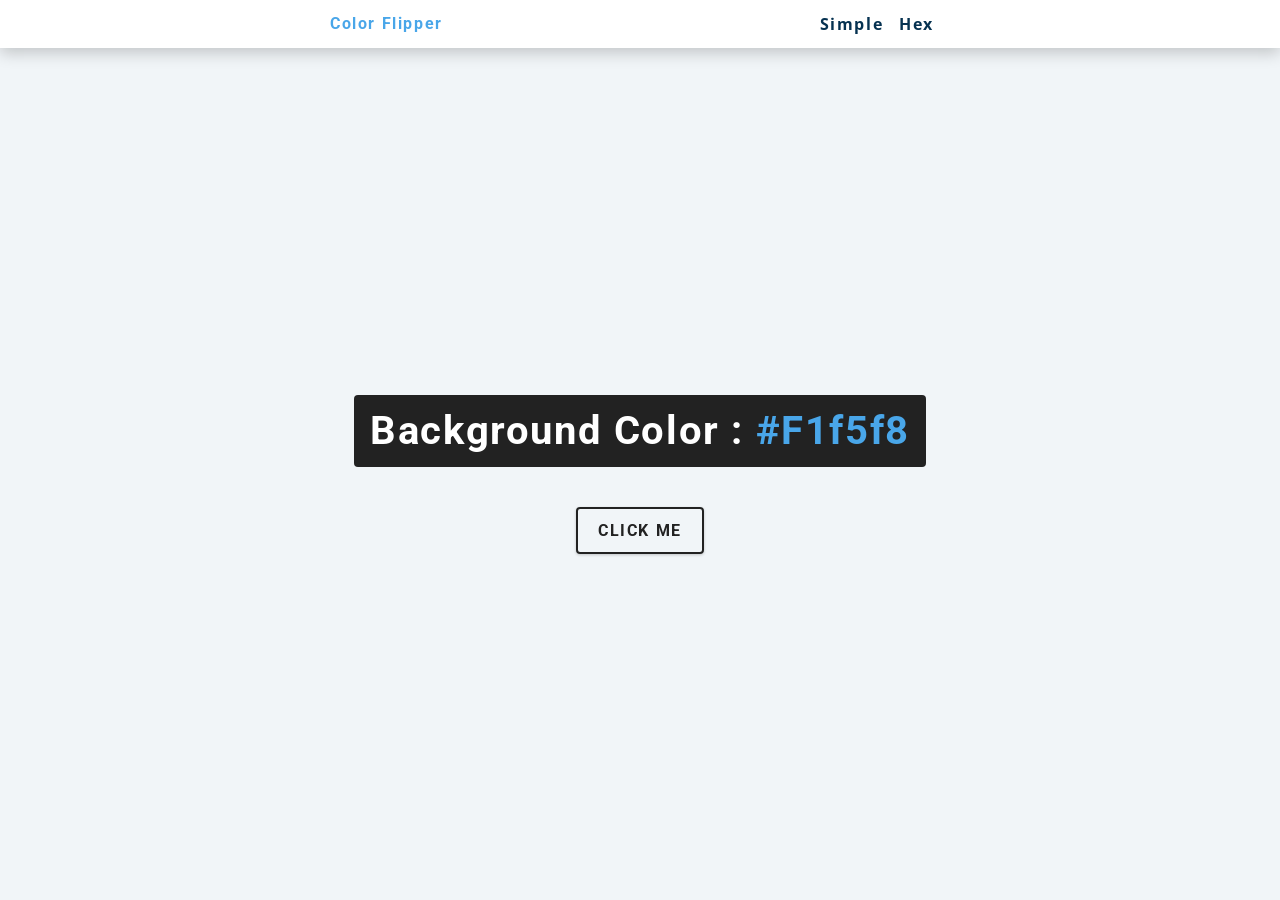
<file: changebackground/index.html>
<!DOCTYPE html>
<html lang="en">
  <head>
    <meta charset="UTF-8" />
    <meta name="viewport" content="width=device-width, initial-scale=1.0" />
    <title>Color Flipper || Simple</title>

    <!-- styles -->
    <link rel="stylesheet" href="styles.css" />
  </head>
  <body>
    <nav>
      <div class="nav-center">
        <h4>color flipper</h4>
        <ul class="nav-links">
          <li><a href="index.html">simple</a></li>
          <li><a href="hex.html">hex</a></li>
        </ul>
      </div>
    </nav>
    <main>
      <div class="container">
        <h2>background color : <span class="color">#f1f5f8</span></h2>
        <button class="btn btn-hero" id="btn">click me</button>
      </div>
    </main>
    <!-- javascript -->
    <script src="app.js"></script>
  </body>
</html>
</file>
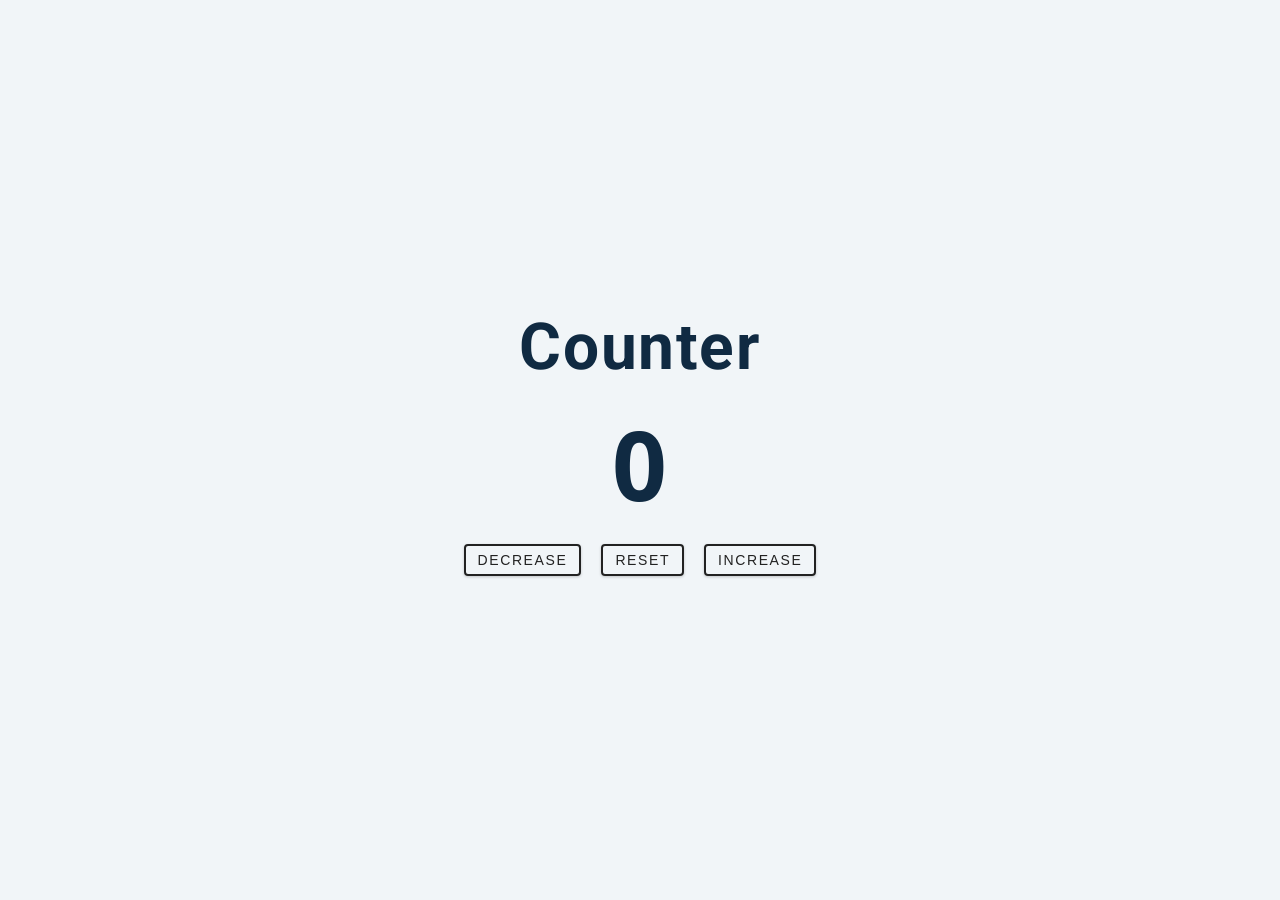
<file: counter/index.html>
<!DOCTYPE html>
<html lang="en">
  <head>
    <meta charset="UTF-8" />
    <meta name="viewport" content="width=device-width, initial-scale=1.0" />
    <title>Counter</title>

    <!-- styles -->
    <link rel="stylesheet" href="styles.css" />
  </head>
  <body>
    <main>
      <div class="container">
        <h1>counter</h1>
        <span id="counter">0</span>
        <div class="btn-container">
          <button class="btn decrease">decrease</button>
          <button class="btn reset">reset</button>
          <button class="btn increase">increase</button>
        </div>
      </div>
    </main>
    <!-- javascript -->
    <script src="app.js"></script>
  </body>
</html>
</file>
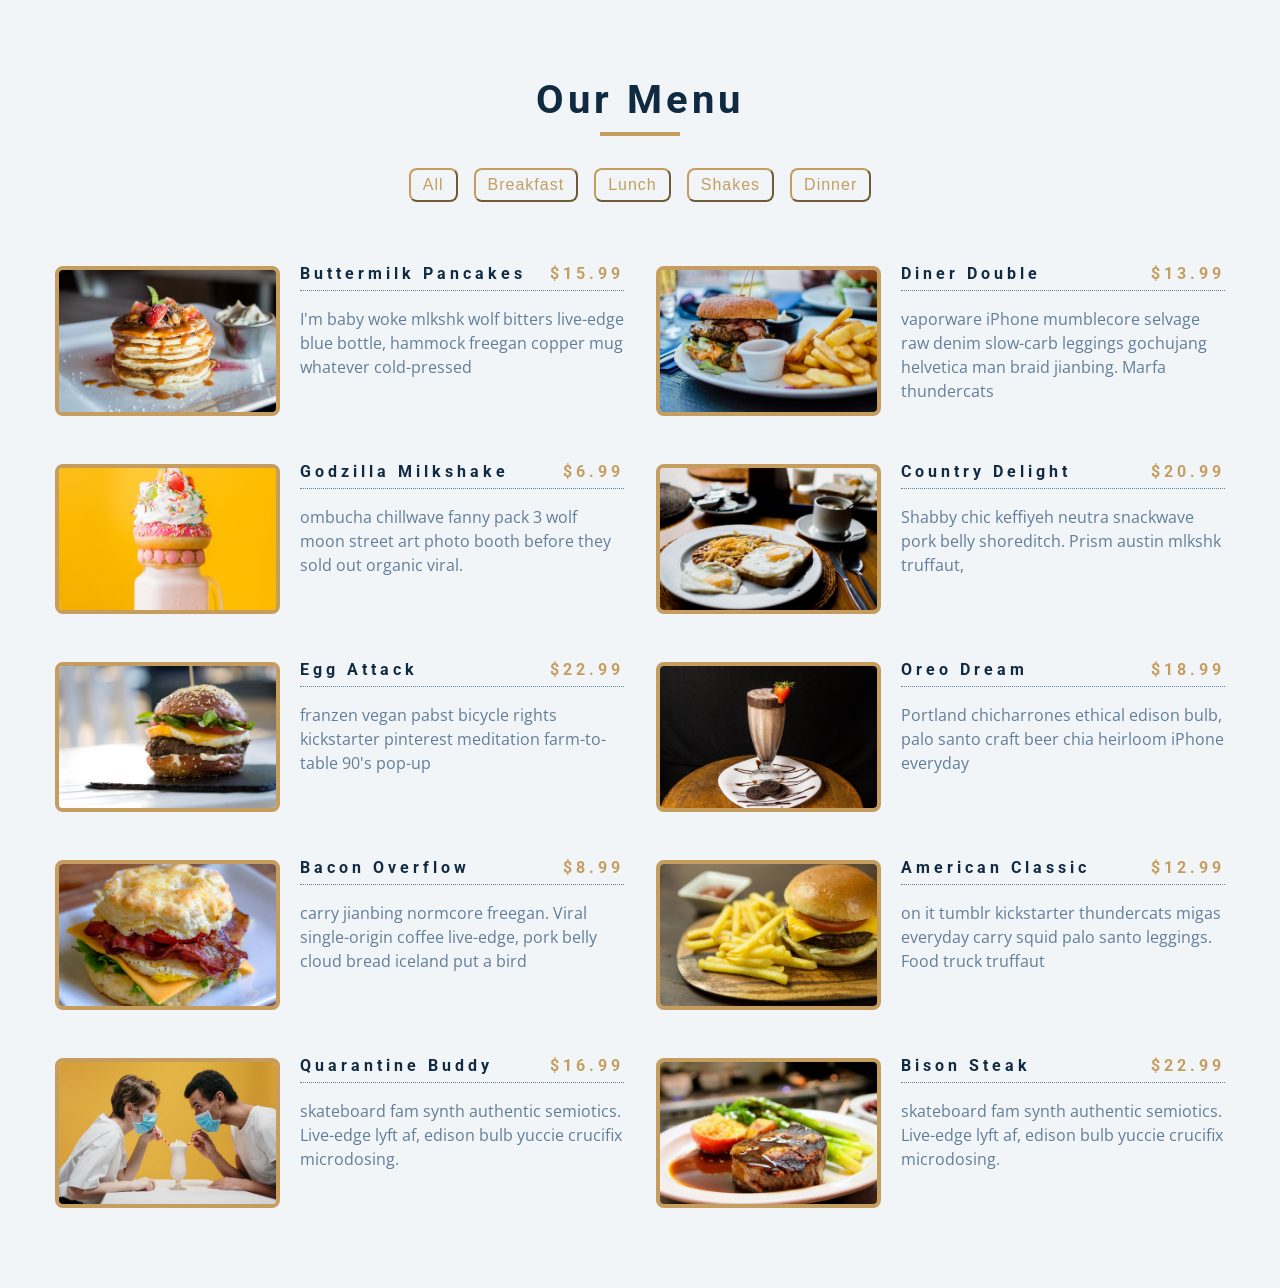
<file: manu/index.html>
<!DOCTYPE html>
<html lang="en">
  <head>
    <meta charset="UTF-8" />
    <meta name="viewport" content="width=device-width, initial-scale=1.0" />
    <title>Menu</title>
    <link
      rel="stylesheet"
      href="https://cdnjs.cloudflare.com/ajax/libs/font-awesome/5.14.0/css/all.min.css"
    />
    <link rel="stylesheet" href="styles.css" />
  </head>
  <body>
    <section class="menu">
      <div class="title">
        <h2>our menu</h2>
        <div class="underline"></div>
      </div>
      <div class="btn-container">
      </div>

      <div class="section-center">

        <article class="menu-item">
          <img src="./menu-item.jpeg" alt="menu item" class="photo" />
          <div class="item-info">
            <header>
              <h4>buttermilk pancakes</h4>
              <h4 class="price">$15</h4>
            </header>
            <p class="item-text">
              Lorem ipsum dolor sit amet consectetur adipisicing elit.
              Repudiandae, sint quam. Et reprehenderit fugiat nesciunt inventore
              laboriosam excepturi! Quo, officia.
            </p>
          </div>
        </article>

        <article class="menu-item">
          <img src="./menu-item.jpeg" alt="menu item" class="photo" />
          <div class="item-info">
            <header>
              <h4>buttermilk pancakes</h4>
              <h4 class="price">$15</h4>
            </header>
            <p class="item-text">
              Lorem ipsum dolor sit amet consectetur adipisicing elit.
              Repudiandae, sint quam. Et reprehenderit fugiat nesciunt inventore
              laboriosam excepturi! Quo, officia.
            </p>
          </div>
        </article>

        <article class="menu-item">
          <img src="./menu-item.jpeg" alt="menu item" class="photo" />
          <div class="item-info">
            <header>
              <h4>buttermilk pancakes</h4>
              <h4 class="price">$15</h4>
            </header>
            <p class="item-text">
              Lorem ipsum dolor sit amet consectetur adipisicing elit.
              Repudiandae, sint quam. Et reprehenderit fugiat nesciunt inventore
              laboriosam excepturi! Quo, officia.
            </p>
          </div>
        </article>

      </div>
    </section>
    <script src="app.js"></script>
  </body>
</html>
</file>
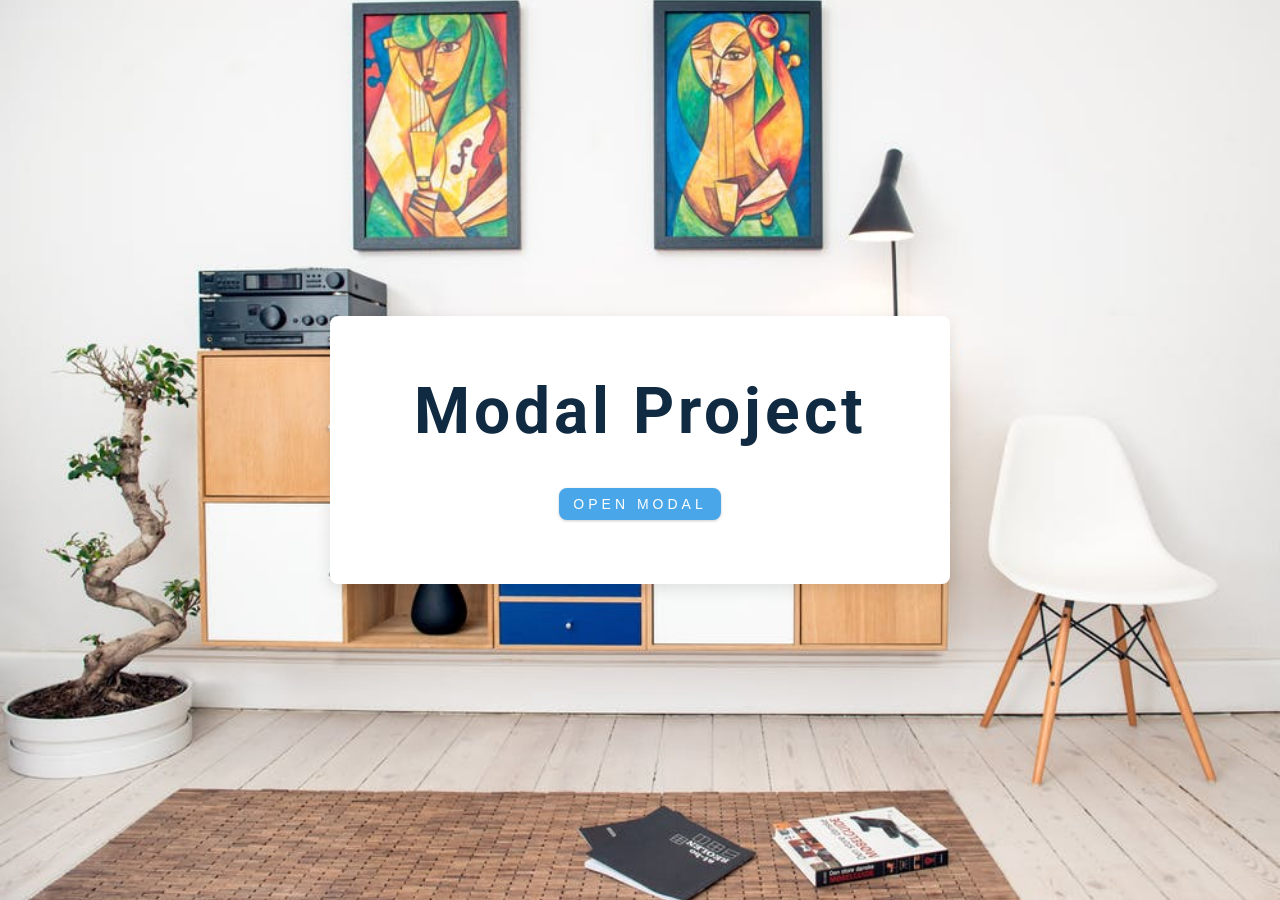
<file: modal/index.html>
<!DOCTYPE html>
<html lang="en">
  <head>
    <meta charset="UTF-8" />
    <meta name="viewport" content="width=device-width, initial-scale=1.0" />
    <title>Modal</title>
    <!-- font-awesome -->
    <link
      rel="stylesheet"
      href="https://cdnjs.cloudflare.com/ajax/libs/font-awesome/5.14.0/css/all.min.css"
    />
    <!-- styles -->
    <link rel="stylesheet" href="styles.css" />
  </head>
  <body>
    <!-- hero -->
    <header class="hero">
      <div class="banner">
        <h1>modal project</h1>
        <button class="btn modal-btn">
          open modal
        </button>
      </div>
    </header>
    <!-- modal -->
    <div class="modal-overlay">
      <div class="modal-container">
        <h3>modal content</h3>
        <button class="close-btn"><i class="fas fa-times"></i></button>
      </div>
    </div>
    <!-- javascript -->
    <script src="app.js"></script>
  </body>
</html>
</file>
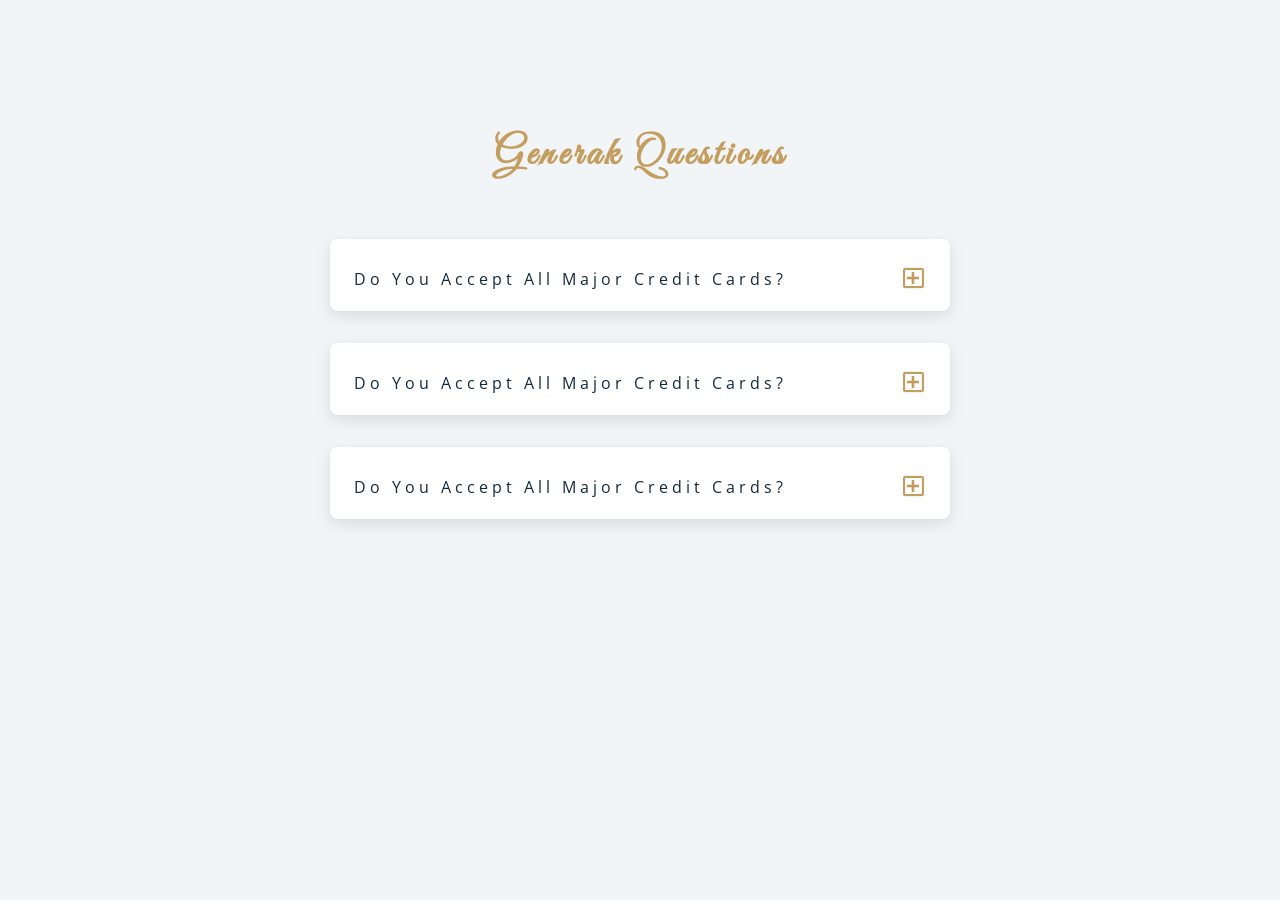
<file: questions/index.html>
<!DOCTYPE html>
<html lang="en">
  <head>
    <meta charset="UTF-8" />
    <meta name="viewport" content="width=device-width, initial-scale=1.0" />
    <title>Q & A</title>
    <!-- font-awesome -->
    <link
      rel="stylesheet"
      href="https://cdnjs.cloudflare.com/ajax/libs/font-awesome/5.14.0/css/all.min.css"
    />
    <!-- extra fonts -->
    <link
      href="https://fonts.googleapis.com/css?family=Great+Vibes&display=swap"
      rel="stylesheet"
    />
    <!-- styles -->
    <link rel="stylesheet" href="styles.css" />
  </head>
  <body>
    <section class="questions">
      <div class="title">
        <h2>generak questions</h2>
      </div>
      <div class="section-center">
        <article class="question">
          <div class="question-title">
            <p>do you accept all major credit cards?</p>
            <button type="button" class="question-btn">
              <span class="plus-icon">
                <i class="far fa-plus-square"></i>
              </span>
              <span class="minus-icon">
                <i class="far fa-minus-square"></i>
              </span>
            </button>
          </div>
          <div class="question-text">
            <p>
              Lorem ipsum dolor sit amet, consectetur adipisicing elit. Est
              dolore illo dolores quia nemo doloribus quaerat, magni numquam
              repellat reprehenderit.
            </p>
          </div>
        </article>

        <article class="question">
          <div class="question-title">
            <p>do you accept all major credit cards?</p>
            <button type="button" class="question-btn">
              <span class="plus-icon">
                <i class="far fa-plus-square"></i>
              </span>
              <span class="minus-icon">
                <i class="far fa-minus-square"></i>
              </span>
            </button>
          </div>
          <div class="question-text">
            <p>
              Lorem ipsum dolor sit amet, consectetur adipisicing elit. Est
              dolore illo dolores quia nemo doloribus quaerat, magni numquam
              repellat reprehenderit.
            </p>
          </div>
        </article>

        <article class="question">
          <div class="question-title">
            <p>do you accept all major credit cards?</p>
            <button type="button" class="question-btn">
              <span class="plus-icon">
                <i class="far fa-plus-square"></i>
              </span>
              <span class="minus-icon">
                <i class="far fa-minus-square"></i>
              </span>
            </button>
          </div>
          <div class="question-text">
            <p>
              Lorem ipsum dolor sit amet, consectetur adipisicing elit. Est
              dolore illo dolores quia nemo doloribus quaerat, magni numquam
              repellat reprehenderit.
            </p>
          </div>
        </article>
      </div>
    </section>
    <!-- javascript -->
    <script src="app.js"></script>
  </body>
</html>
</file>
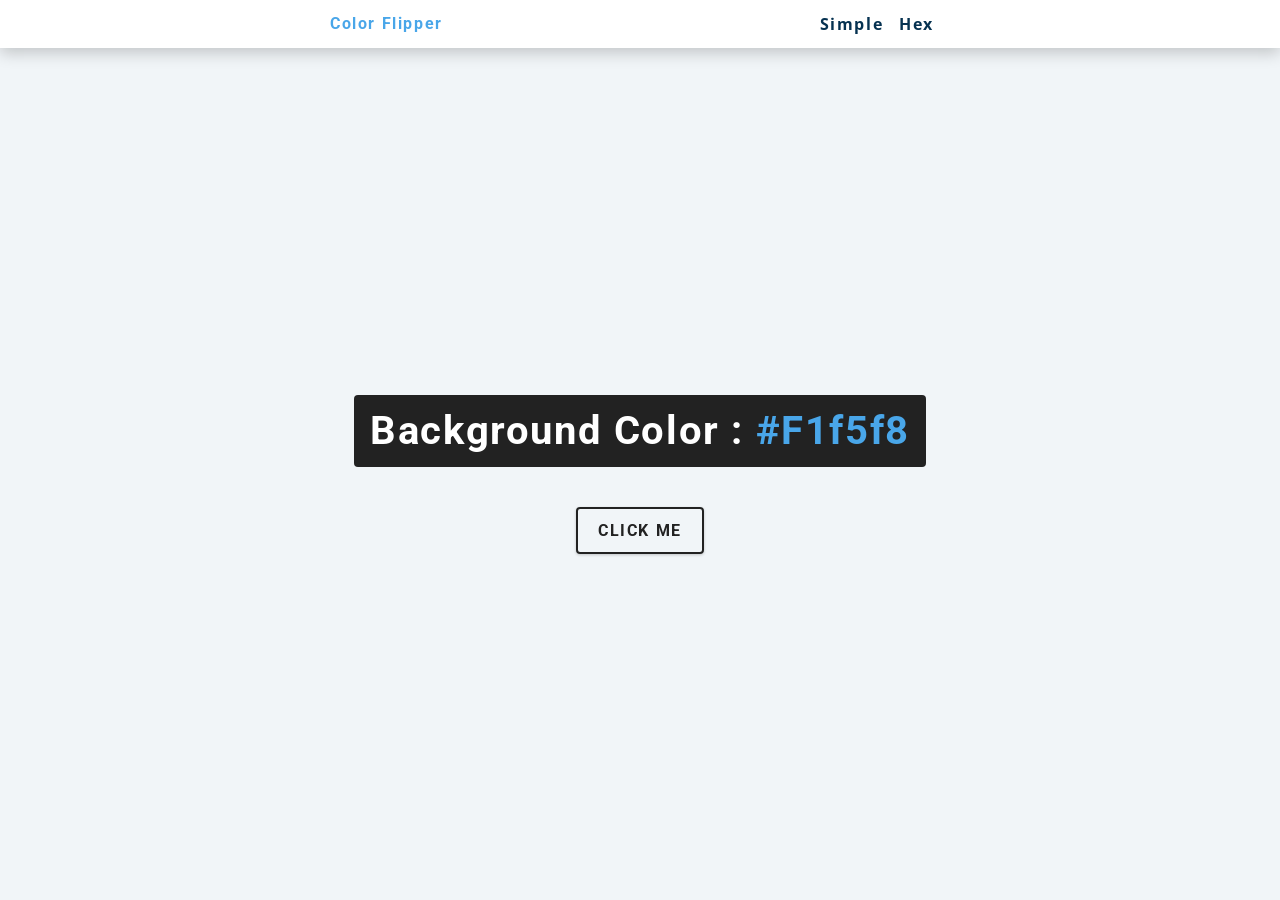
<file: changebackground/hex.html>
<!DOCTYPE html>
<html lang="en">
  <head>
    <meta charset="UTF-8" />
    <meta name="viewport" content="width=device-width, initial-scale=1.0" />
    <title>Color Flipper || Hex</title>

    <!-- styles -->
    <link rel="stylesheet" href="styles.css" />
  </head>

  <body>
    <nav>
      <div class="nav-center">
        <h4>color flipper</h4>
        <ul class="nav-links">
          <li><a href="index.html">simple</a></li>
          <li><a href="hex.html">hex</a></li>
        </ul>
      </div>
    </nav>
    <main>
      <div class="container">
        <h2>background color : <span class="color">#f1f5f8</span></h2>
        <button class="btn btn-hero" id="btn">click me</button>
      </div>
    </main>
    <!-- javascript -->
    <script src="hex.js"></script>
  </body>
</html>
</file>
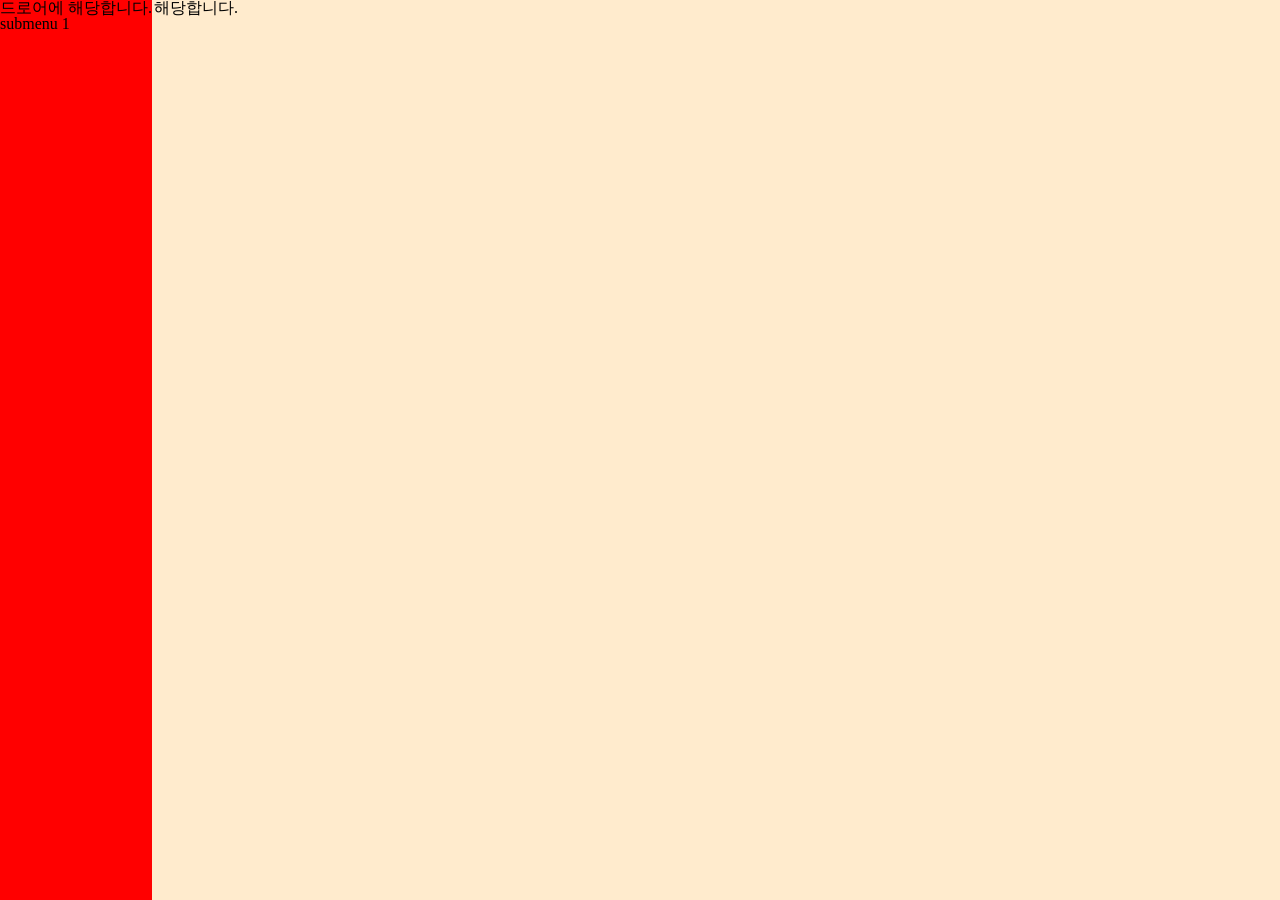
<file: touch/main.html>
<!DOCTYPE html>
<html lang="en">
<head>
  <meta charset="UTF-8">
  <meta name="viewport" content="width=device-width, initial-scale=1.0">
  <title>Document</title>
  <link href="reset.css" rel="stylesheet" />
</head>
<body>
  <style>
    #util {
      background-color: red;
      position: fixed;
      height: 100vh;
    }
    #util.started_left {
      left: 0;
    }
    #util.started_right {
      right: 0;
    }
    /* #util .drawer {
      position: absolute;
      left: 100%;
      width: 30px;
      height: 100vh;
      background-color: aquamarine;
    } */

  </style>
  <div id="util">
    <div class="drawer">드로어에 해당합니다.</div>
    <nav>
      <ul>
        <li>submenu 1</li>
      </ul>
    </nav>
  </div>
  <main style="background-color: blanchedalmond;width:100vw;height:100vh;padding:0 70px;">메인화면에 해당합니다. </main>
  <script src="main.js"></script>
</body>
</html>
</file>
<file: changebackground/styles.css>
/*
=============== 
Fonts
===============
*/
@import url("https://fonts.googleapis.com/css?family=Open+Sans|Roboto:400,700&display=swap");

/*
=============== 
Variables
===============
*/

:root {
  /* dark shades of primary color*/
  --clr-primary-1: hsl(205, 86%, 17%);
  --clr-primary-2: hsl(205, 77%, 27%);
  --clr-primary-3: hsl(205, 72%, 37%);
  --clr-primary-4: hsl(205, 63%, 48%);
  /* primary/main color */
  --clr-primary-5: hsl(205, 78%, 60%);
  /* lighter shades of primary color */
  --clr-primary-6: hsl(205, 89%, 70%);
  --clr-primary-7: hsl(205, 90%, 76%);
  --clr-primary-8: hsl(205, 86%, 81%);
  --clr-primary-9: hsl(205, 90%, 88%);
  --clr-primary-10: hsl(205, 100%, 96%);
  /* darkest grey - used for headings */
  --clr-grey-1: hsl(209, 61%, 16%);
  --clr-grey-2: hsl(211, 39%, 23%);
  --clr-grey-3: hsl(209, 34%, 30%);
  --clr-grey-4: hsl(209, 28%, 39%);
  /* grey used for paragraphs */
  --clr-grey-5: hsl(210, 22%, 49%);
  --clr-grey-6: hsl(209, 23%, 60%);
  --clr-grey-7: hsl(211, 27%, 70%);
  --clr-grey-8: hsl(210, 31%, 80%);
  --clr-grey-9: hsl(212, 33%, 89%);
  --clr-grey-10: hsl(210, 36%, 96%);
  --clr-white: #fff;
  --clr-red-dark: hsl(360, 67%, 44%);
  --clr-red-light: hsl(360, 71%, 66%);
  --clr-green-dark: hsl(125, 67%, 44%);
  --clr-green-light: hsl(125, 71%, 66%);
  --clr-black: #222;
  --ff-primary: "Roboto", sans-serif;
  --ff-secondary: "Open Sans", sans-serif;
  --transition: all 0.3s linear;
  --spacing: 0.1rem;
  --radius: 0.25rem;
  --light-shadow: 0 5px 15px rgba(0, 0, 0, 0.1);
  --dark-shadow: 0 5px 15px rgba(0, 0, 0, 0.2);
  --max-width: 1170px;
  --fixed-width: 620px;
}
/*
=============== 
Global Styles
===============
*/

*,
::after,
::before {
  margin: 0;
  padding: 0;
  box-sizing: border-box;
}
body {
  font-family: var(--ff-secondary);
  background: var(--clr-grey-10);
  color: var(--clr-grey-1);
  line-height: 1.5;
  font-size: 0.875rem;
}
ul {
  list-style-type: none;
}
a {
  text-decoration: none;
}
h1,
h2,
h3,
h4 {
  letter-spacing: var(--spacing);
  text-transform: capitalize;
  line-height: 1.25;
  margin-bottom: 0.75rem;
  font-family: var(--ff-primary);
}
h1 {
  font-size: 3rem;
}
h2 {
  font-size: 2rem;
}
h3 {
  font-size: 1.25rem;
}
h4 {
  font-size: 0.875rem;
}
p {
  margin-bottom: 1.25rem;
  color: var(--clr-grey-5);
}
@media screen and (min-width: 800px) {
  h1 {
    font-size: 4rem;
  }
  h2 {
    font-size: 2.5rem;
  }
  h3 {
    font-size: 1.75rem;
  }
  h4 {
    font-size: 1rem;
  }
  body {
    font-size: 1rem;
  }
  h1,
  h2,
  h3,
  h4 {
    line-height: 1;
  }
}
/*  global classes */

/* section */
.section {
  padding: 5rem 0;
}

.section-center {
  width: 90vw;
  margin: 0 auto;
  max-width: 1170px;
}
@media screen and (min-width: 992px) {
  .section-center {
    width: 95vw;
  }
}
main {
  min-height: 100vh;
  display: grid;
  place-items: center;
}

/*
=============== 
Nav
===============
*/
nav {
  background: var(--clr-white);
  height: 3rem;
  display: grid;
  align-items: center;
  box-shadow: var(--dark-shadow);
}
.nav-center {
  width: 90vw;
  max-width: var(--fixed-width);
  margin: 0 auto;
  display: flex;
  align-items: center;
  justify-content: space-between;
}
.nav-center h4 {
  margin-bottom: 0;
  color: var(--clr-primary-5);
}
.nav-links {
  display: flex;
}
nav a {
  text-transform: capitalize;
  font-weight: 700;
  font-size: 1rem;
  color: var(--clr-primary-1);
  letter-spacing: var(--spacing);
  margin-right: 1rem;
}
nav a:hover {
  color: var(--clr-primary-5);
}
/*
=============== 
Container
===============
*/
main {
  min-height: calc(100vh - 3rem);
  display: grid;
  place-items: center;
}
.container {
  text-align: center;
}
.container h2 {
  background: var(--clr-black);
  color: var(--clr-white);
  padding: 1rem;
  border-radius: var(--radius);
  margin-bottom: 2.5rem;
}
.color {
  color: var(--clr-primary-5);
}
.btn-hero {
  font-family: var(--ff-primary);
  text-transform: uppercase;
  background: transparent;
  color: var(--clr-black);
  letter-spacing: var(--spacing);
  display: inline-block;
  font-weight: 700;
  transition: var(--transition);
  border: 2px solid var(--clr-black);
  cursor: pointer;
  box-shadow: 0 1px 3px rgba(0, 0, 0, 0.2);
  border-radius: var(--radius);
  font-size: 1rem;
  padding: 0.75rem 1.25rem;
}
.btn-hero:hover {
  color: var(--clr-white);
  background: var(--clr-black);
}
</file>
<file: counter/styles.css>
/*
=============== 
Fonts
===============
*/
@import url("https://fonts.googleapis.com/css?family=Open+Sans|Roboto:400,700&display=swap");

/*
=============== 
Variables
===============
*/

:root {
  /* dark shades of primary color*/
  --clr-primary-1: hsl(205, 86%, 17%);
  --clr-primary-2: hsl(205, 77%, 27%);
  --clr-primary-3: hsl(205, 72%, 37%);
  --clr-primary-4: hsl(205, 63%, 48%);
  /* primary/main color */
  --clr-primary-5: hsl(205, 78%, 60%);
  /* lighter shades of primary color */
  --clr-primary-6: hsl(205, 89%, 70%);
  --clr-primary-7: hsl(205, 90%, 76%);
  --clr-primary-8: hsl(205, 86%, 81%);
  --clr-primary-9: hsl(205, 90%, 88%);
  --clr-primary-10: hsl(205, 100%, 96%);
  /* darkest grey - used for headings */
  --clr-grey-1: hsl(209, 61%, 16%);
  --clr-grey-2: hsl(211, 39%, 23%);
  --clr-grey-3: hsl(209, 34%, 30%);
  --clr-grey-4: hsl(209, 28%, 39%);
  /* grey used for paragraphs */
  --clr-grey-5: hsl(210, 22%, 49%);
  --clr-grey-6: hsl(209, 23%, 60%);
  --clr-grey-7: hsl(211, 27%, 70%);
  --clr-grey-8: hsl(210, 31%, 80%);
  --clr-grey-9: hsl(212, 33%, 89%);
  --clr-grey-10: hsl(210, 36%, 96%);
  --clr-white: #fff;
  --clr-red-dark: hsl(360, 67%, 44%);
  --clr-red-light: hsl(360, 71%, 66%);
  --clr-green-dark: hsl(125, 67%, 44%);
  --clr-green-light: hsl(125, 71%, 66%);
  --clr-black: #222;
  --ff-primary: "Roboto", sans-serif;
  --ff-secondary: "Open Sans", sans-serif;
  --transition: all 0.3s linear;
  --spacing: 0.1rem;
  --radius: 0.25rem;
  --light-shadow: 0 5px 15px rgba(0, 0, 0, 0.1);
  --dark-shadow: 0 5px 15px rgba(0, 0, 0, 0.2);
  --max-width: 1170px;
  --fixed-width: 620px;
}
/*
=============== 
Global Styles
===============
*/

*,
::after,
::before {
  margin: 0;
  padding: 0;
  box-sizing: border-box;
}
body {
  font-family: var(--ff-secondary);
  background: var(--clr-grey-10);
  color: var(--clr-grey-1);
  line-height: 1.5;
  font-size: 0.875rem;
}
ul {
  list-style-type: none;
}
a {
  text-decoration: none;
}
h1,
h2,
h3,
h4 {
  letter-spacing: var(--spacing);
  text-transform: capitalize;
  line-height: 1.25;
  margin-bottom: 0.75rem;
  font-family: var(--ff-primary);
}
h1 {
  font-size: 3rem;
}
h2 {
  font-size: 2rem;
}
h3 {
  font-size: 1.25rem;
}
h4 {
  font-size: 0.875rem;
}
p {
  margin-bottom: 1.25rem;
  color: var(--clr-grey-5);
}
@media screen and (min-width: 800px) {
  h1 {
    font-size: 4rem;
  }
  h2 {
    font-size: 2.5rem;
  }
  h3 {
    font-size: 1.75rem;
  }
  h4 {
    font-size: 1rem;
  }
  body {
    font-size: 1rem;
  }
  h1,
  h2,
  h3,
  h4 {
    line-height: 1;
  }
}
/*  global classes */

/* section */
.section {
  padding: 5rem 0;
}

.section-center {
  width: 90vw;
  margin: 0 auto;
  max-width: 1170px;
}
@media screen and (min-width: 992px) {
  .section-center {
    width: 95vw;
  }
}
main {
  min-height: 100vh;
  display: grid;
  place-items: center;
}

/*
=============== 
Counter
===============
*/

main {
  min-height: 100vh;
  display: grid;
  place-items: center;
}
.container {
  text-align: center;
}
#counter {
  font-size: 6rem;
  font-weight: bold;
}
.btn {
  text-transform: uppercase;
  background: transparent;
  color: var(--clr-black);
  padding: 0.375rem 0.75rem;
  letter-spacing: var(--spacing);
  display: inline-block;
  transition: var(--transition);
  font-size: 0.875rem;
  border: 2px solid var(--clr-black);
  cursor: pointer;
  box-shadow: 0 1px 3px rgba(0, 0, 0, 0.2);
  border-radius: var(--radius);
  margin: 0.5rem;
}
.btn:hover {
  color: var(--clr-white);
  background: var(--clr-black);
}
</file>
<file: manu/styles.css>
/*
=============== 
Fonts
===============
*/
@import url("https://fonts.googleapis.com/css?family=Open+Sans|Roboto:400,700&display=swap");

/*
=============== 
Variables
===============
*/

:root {
  /* dark shades of primary color*/
  --clr-primary-1: hsl(205, 86%, 17%);
  --clr-primary-2: hsl(205, 77%, 27%);
  --clr-primary-3: hsl(205, 72%, 37%);
  --clr-primary-4: hsl(205, 63%, 48%);
  /* primary/main color */
  --clr-primary-5: #49a6e9;
  /* lighter shades of primary color */
  --clr-primary-6: hsl(205, 89%, 70%);
  --clr-primary-7: hsl(205, 90%, 76%);
  --clr-primary-8: hsl(205, 86%, 81%);
  --clr-primary-9: hsl(205, 90%, 88%);
  --clr-primary-10: hsl(205, 100%, 96%);
  /* darkest grey - used for headings */
  --clr-grey-1: hsl(209, 61%, 16%);
  --clr-grey-2: hsl(211, 39%, 23%);
  --clr-grey-3: hsl(209, 34%, 30%);
  --clr-grey-4: hsl(209, 28%, 39%);
  /* grey used for paragraphs */
  --clr-grey-5: hsl(210, 22%, 49%);
  --clr-grey-6: hsl(209, 23%, 60%);
  --clr-grey-7: hsl(211, 27%, 70%);
  --clr-grey-8: hsl(210, 31%, 80%);
  --clr-grey-9: hsl(212, 33%, 89%);
  --clr-grey-10: hsl(210, 36%, 96%);
  --clr-white: #fff;
  --clr-red-dark: hsl(360, 67%, 44%);
  --clr-red-light: hsl(360, 71%, 66%);
  --clr-green-dark: hsl(125, 67%, 44%);
  --clr-green-light: hsl(125, 71%, 66%);
  --clr-gold: #c59d5f;
  --clr-black: #222;
  --ff-primary: "Roboto", sans-serif;
  --ff-secondary: "Open Sans", sans-serif;
  --transition: all 0.3s linear;
  --spacing: 0.25rem;
  --radius: 0.5rem;
  --light-shadow: 0 5px 15px rgba(0, 0, 0, 0.1);
  --dark-shadow: 0 5px 15px rgba(0, 0, 0, 0.2);
  --max-width: 1170px;
  --fixed-width: 620px;
}
/*
=============== 
Global Styles
===============
*/

*,
::after,
::before {
  margin: 0;
  padding: 0;
  box-sizing: border-box;
}
body {
  font-family: var(--ff-secondary);
  background: var(--clr-grey-10);
  color: var(--clr-grey-1);
  line-height: 1.5;
  font-size: 0.875rem;
}
ul {
  list-style-type: none;
}
a {
  text-decoration: none;
}
img:not(.logo) {
  width: 100%;
}
img {
  display: block;
}

h1,
h2,
h3,
h4 {
  letter-spacing: var(--spacing);
  text-transform: capitalize;
  line-height: 1.25;
  margin-bottom: 0.75rem;
  font-family: var(--ff-primary);
}
h1 {
  font-size: 3rem;
}
h2 {
  font-size: 2rem;
}
h3 {
  font-size: 1.25rem;
}
h4 {
  font-size: 0.875rem;
}
p {
  margin-bottom: 1.25rem;
  color: var(--clr-grey-5);
}
@media screen and (min-width: 800px) {
  h1 {
    font-size: 4rem;
  }
  h2 {
    font-size: 2.5rem;
  }
  h3 {
    font-size: 1.75rem;
  }
  h4 {
    font-size: 1rem;
  }
  body {
    font-size: 1rem;
  }
  h1,
  h2,
  h3,
  h4 {
    line-height: 1;
  }
}
/*  global classes */

.btn {
  text-transform: uppercase;
  background: transparent;
  color: var(--clr-black);
  padding: 0.375rem 0.75rem;
  letter-spacing: var(--spacing);
  display: inline-block;
  transition: var(--transition);
  font-size: 0.875rem;
  border: 2px solid var(--clr-black);
  cursor: pointer;
  box-shadow: 0 1px 3px rgba(0, 0, 0, 0.2);
  border-radius: var(--radius);
}
.btn:hover {
  color: var(--clr-white);
  background: var(--clr-black);
}
/* section */
.section {
  padding: 5rem 0;
}

main {
  min-height: 100vh;
  display: grid;
  place-items: center;
}
/*
=============== 
Menu
===============
*/

.menu {
  padding: 5rem 0;
}
.title {
  text-align: center;
  margin-bottom: 2rem;
}
.underline {
  width: 5rem;
  height: 0.25rem;
  background: var(--clr-gold);
  margin-left: auto;
  margin-right: auto;
}
.btn-container {
  margin-bottom: 4rem;
  display: flex;
  justify-content: center;
}
.filter-btn {
  background: transparent;
  border-color: var(--clr-gold);
  font-size: 1rem;
  text-transform: capitalize;
  margin: 0 0.5rem;
  letter-spacing: 1px;
  border-radius: var(--radius);
  padding: 0.375rem 0.75rem;
  color: var(--clr-gold);
  cursor: pointer;
  transition: var(--transition);
}
.filter-btn:hover {
  background: var(--clr-gold);
  color: var(--clr-white);
}
.section-center {
  width: 90vw;
  margin: 0 auto;
  max-width: 1170px;
  display: grid;
  gap: 3rem 2rem;
  justify-items: center;
}
.menu-item {
  display: grid;
  gap: 1rem 2rem;
  max-width: 25rem;
}
.photo {
  object-fit: cover;
  height: 200px;
  border: 0.25rem solid var(--clr-gold);
  border-radius: var(--radius);
}
.item-info header {
  display: flex;
  justify-content: space-between;
  border-bottom: 0.5px dotted var(--clr-grey-5);
}
.item-info h4 {
  margin-bottom: 0.5rem;
}
.price {
  color: var(--clr-gold);
}
.item-text {
  margin-bottom: 0;
  padding-top: 1rem;
}

@media screen and (min-width: 768px) {
  .menu-item {
    grid-template-columns: 225px 1fr;
    gap: 0 1.25rem;
    max-width: 40rem;
  }
  .photo {
    height: 175px;
  }
}
@media screen and (min-width: 1200px) {
  .section-center {
    width: 95vw;
    grid-template-columns: 1fr 1fr;
  }
  .photo {
    height: 150px;
  }
}
</file>
<file: modal/styles.css>
/*
=============== 
Fonts
===============
*/
@import url("https://fonts.googleapis.com/css?family=Open+Sans|Roboto:400,700&display=swap");

/*
=============== 
Variables
===============
*/

:root {
  /* dark shades of primary color*/
  --clr-primary-1: hsl(205, 86%, 17%);
  --clr-primary-2: hsl(205, 77%, 27%);
  --clr-primary-3: hsl(205, 72%, 37%);
  --clr-primary-4: hsl(205, 63%, 48%);
  /* primary/main color */
  --clr-primary-5: #49a6e9;
  /* --clr-primary-5: rgb(73, 166, 233); */
  /* lighter shades of primary color */
  --clr-primary-6: hsl(205, 89%, 70%);
  --clr-primary-7: hsl(205, 90%, 76%);
  --clr-primary-8: hsl(205, 86%, 81%);
  --clr-primary-9: hsl(205, 90%, 88%);
  --clr-primary-10: hsl(205, 100%, 96%);
  /* darkest grey - used for headings */
  --clr-grey-1: hsl(209, 61%, 16%);
  --clr-grey-2: hsl(211, 39%, 23%);
  --clr-grey-3: hsl(209, 34%, 30%);
  --clr-grey-4: hsl(209, 28%, 39%);
  /* grey used for paragraphs */
  --clr-grey-5: hsl(210, 22%, 49%);
  --clr-grey-6: hsl(209, 23%, 60%);
  --clr-grey-7: hsl(211, 27%, 70%);
  --clr-grey-8: hsl(210, 31%, 80%);
  --clr-grey-9: hsl(212, 33%, 89%);
  --clr-grey-10: hsl(210, 36%, 96%);
  --clr-white: #fff;
  --clr-red-dark: hsl(360, 67%, 44%);
  --clr-red-light: hsl(360, 71%, 66%);
  --clr-green-dark: hsl(125, 67%, 44%);
  --clr-green-light: hsl(125, 71%, 66%);
  --clr-black: #222;
  --ff-primary: "Roboto", sans-serif;
  --ff-secondary: "Open Sans", sans-serif;
  --transition: all 0.3s linear;
  --spacing: 0.25rem;
  --radius: 0.5rem;
  --light-shadow: 0 5px 15px rgba(0, 0, 0, 0.1);
  --dark-shadow: 0 5px 15px rgba(0, 0, 0, 0.2);
  --max-width: 1170px;
  --fixed-width: 620px;
}
/*
=============== 
Global Styles
===============
*/

*,
::after,
::before {
  margin: 0;
  padding: 0;
  box-sizing: border-box;
}
body {
  font-family: var(--ff-secondary);
  background: var(--clr-grey-10);
  color: var(--clr-grey-1);
  line-height: 1.5;
  font-size: 0.875rem;
}
ul {
  list-style-type: none;
}
a {
  text-decoration: none;
}
img:not(.logo) {
  width: 100%;
}
img {
  display: block;
}

h1,
h2,
h3,
h4 {
  letter-spacing: var(--spacing);
  text-transform: capitalize;
  line-height: 1.25;
  margin-bottom: 0.75rem;
  font-family: var(--ff-primary);
}
h1 {
  font-size: 3rem;
}
h2 {
  font-size: 2rem;
}
h3 {
  font-size: 1.25rem;
}
h4 {
  font-size: 0.875rem;
}
p {
  margin-bottom: 1.25rem;
  color: var(--clr-grey-5);
}
@media screen and (min-width: 800px) {
  h1 {
    font-size: 4rem;
  }
  h2 {
    font-size: 2.5rem;
  }
  h3 {
    font-size: 1.75rem;
  }
  h4 {
    font-size: 1rem;
  }
  body {
    font-size: 1rem;
  }
  h1,
  h2,
  h3,
  h4 {
    line-height: 1;
  }
}
/*  global classes */

.btn {
  text-transform: uppercase;
  background: transparent;
  color: var(--clr-black);
  padding: 0.375rem 0.75rem;
  letter-spacing: var(--spacing);
  display: inline-block;
  transition: var(--transition);
  font-size: 0.875rem;
  border: 2px solid var(--clr-black);
  cursor: pointer;
  box-shadow: 0 1px 3px rgba(0, 0, 0, 0.2);
  border-radius: var(--radius);
}
.btn:hover {
  color: var(--clr-white);
  background: var(--clr-black);
}
/* section */
.section {
  padding: 5rem 0;
}

.section-center {
  width: 90vw;
  margin: 0 auto;
  max-width: 1170px;
}
@media screen and (min-width: 992px) {
  .section-center {
    width: 95vw;
  }
}
main {
  min-height: 100vh;
  display: grid;
  place-items: center;
}
/*
=============== 
Modal
===============
*/
.hero {
  min-height: 100vh;
  background: url("./hero.jpeg") center/cover no-repeat;
  display: grid;
  place-items: center;
}
.banner {
  background: var(--clr-white);
  padding: 4rem 0;
  border-radius: var(--radius);
  box-shadow: var(--light-shadow);
  text-align: center;
  width: 90vw;
  max-width: var(--fixed-width);
}
.modal-btn {
  margin-top: 2rem;
  background: var(--clr-primary-5);
  border-color: var(--clr-primary-5);
  color: var(--clr-white);
}
.modal-btn:hover {
  background: transparent;
  color: var(--clr-primary-5);
}
.modal-overlay {
  position: fixed;
  top: 0;
  left: 0;
  width: 100%;
  height: 100%;
  background: rgba(73, 166, 233, 0.5);
  display: grid;
  place-items: center;
  transition: var(--transition);
  visibility: hidden;
  z-index: -10;
}
/* OPEN/CLOSE MODAL */
.open-modal {
  visibility: visible;
  z-index: 10;
}
.modal-container {
  background: var(--clr-white);
  border-radius: var(--radius);
  width: 90vw;
  height: 30vh;
  max-width: var(--fixed-width);
  text-align: center;
  display: grid;
  place-items: center;
  position: relative;
}
.close-btn {
  position: absolute;
  top: 1rem;
  right: 1rem;
  font-size: 2rem;
  background: transparent;
  border-color: transparent;
  color: var(--clr-red-dark);
  cursor: pointer;
  transition: var(--transition);
}
.close-btn:hover {
  color: var(--clr-red-light);
  transform: scale(1.3);
}
</file>
<file: questions/styles.css>
/*
=============== 
Fonts
===============
*/
@import url("https://fonts.googleapis.com/css?family=Open+Sans|Roboto:400,700&display=swap");

/*
=============== 
Variables
===============
*/

:root {
  /* dark shades of primary color*/
  --clr-primary-1: hsl(205, 86%, 17%);
  --clr-primary-2: hsl(205, 77%, 27%);
  --clr-primary-3: hsl(205, 72%, 37%);
  --clr-primary-4: hsl(205, 63%, 48%);
  /* primary/main color */
  --clr-primary-5: #49a6e9;
  /* lighter shades of primary color */
  --clr-primary-6: hsl(205, 89%, 70%);
  --clr-primary-7: hsl(205, 90%, 76%);
  --clr-primary-8: hsl(205, 86%, 81%);
  --clr-primary-9: hsl(205, 90%, 88%);
  --clr-primary-10: hsl(205, 100%, 96%);
  /* darkest grey - used for headings */
  --clr-grey-1: hsl(209, 61%, 16%);
  --clr-grey-2: hsl(211, 39%, 23%);
  --clr-grey-3: hsl(209, 34%, 30%);
  --clr-grey-4: hsl(209, 28%, 39%);
  /* grey used for paragraphs */
  --clr-grey-5: hsl(210, 22%, 49%);
  --clr-grey-6: hsl(209, 23%, 60%);
  --clr-grey-7: hsl(211, 27%, 70%);
  --clr-grey-8: hsl(210, 31%, 80%);
  --clr-grey-9: hsl(212, 33%, 89%);
  --clr-grey-10: hsl(210, 36%, 96%);
  --clr-white: #fff;
  --clr-red-dark: hsl(360, 67%, 44%);
  --clr-red-light: hsl(360, 71%, 66%);
  --clr-green-dark: hsl(125, 67%, 44%);
  --clr-green-light: hsl(125, 71%, 66%);
  --clr-gold: #c59d5f;
  --clr-black: #222;
  --ff-primary: "Roboto", sans-serif;
  --ff-secondary: "Open Sans", sans-serif;
  --transition: all 0.3s linear;
  --spacing: 0.25rem;
  --radius: 0.5rem;
  --light-shadow: 0 5px 15px rgba(0, 0, 0, 0.1);
  --dark-shadow: 0 5px 15px rgba(0, 0, 0, 0.2);
  --max-width: 1170px;
  --fixed-width: 620px;
}
/*
=============== 
Global Styles
===============
*/

*,
::after,
::before {
  margin: 0;
  padding: 0;
  box-sizing: border-box;
}
body {
  font-family: var(--ff-secondary);
  background: var(--clr-grey-10);
  color: var(--clr-grey-1);
  line-height: 1.5;
  font-size: 0.875rem;
}
ul {
  list-style-type: none;
}
a {
  text-decoration: none;
}
img:not(.logo) {
  width: 100%;
}
img {
  display: block;
}

h1,
h2,
h3,
h4 {
  letter-spacing: var(--spacing);
  text-transform: capitalize;
  line-height: 1.25;
  margin-bottom: 0.75rem;
  font-family: var(--ff-primary);
}
h1 {
  font-size: 3rem;
}
h2 {
  font-size: 2rem;
}
h3 {
  font-size: 1.25rem;
}
h4 {
  font-size: 0.875rem;
}
p {
  margin-bottom: 1.25rem;
  color: var(--clr-grey-5);
}
@media screen and (min-width: 800px) {
  h1 {
    font-size: 4rem;
  }
  h2 {
    font-size: 2.5rem;
  }
  h3 {
    font-size: 1.75rem;
  }
  h4 {
    font-size: 1rem;
  }
  body {
    font-size: 1rem;
  }
  h1,
  h2,
  h3,
  h4 {
    line-height: 1;
  }
}
/*  global classes */

.btn {
  text-transform: uppercase;
  background: transparent;
  color: var(--clr-black);
  padding: 0.375rem 0.75rem;
  letter-spacing: var(--spacing);
  display: inline-block;
  transition: var(--transition);
  font-size: 0.875rem;
  border: 2px solid var(--clr-black);
  cursor: pointer;
  box-shadow: 0 1px 3px rgba(0, 0, 0, 0.2);
  border-radius: var(--radius);
}
.btn:hover {
  color: var(--clr-white);
  background: var(--clr-black);
}
/* section */
.section {
  padding: 5rem 0;
}

.section-center {
  width: 90vw;
  margin: 0 auto;
  max-width: 1170px;
}
@media screen and (min-width: 992px) {
  .section-center {
    width: 95vw;
  }
}
main {
  min-height: 100vh;
  display: grid;
  place-items: center;
}
/*
=============== 
Questions
===============
*/
.title {
  margin-top: 15vh;
  margin-bottom: 4rem;
}
.title h2 {
  color: var(--clr-gold);
  font-family: "Great Vibes", cursive;
  text-align: center;
}
.section-center {
  max-width: var(--fixed-width);
}
.question {
  background: var(--clr-white);
  border-radius: var(--radius);
  box-shadow: var(--light-shadow);
  padding: 1.5rem 1.5rem 0 1.5rem;
  margin-bottom: 2rem;
}
.question-title {
  display: flex;
  justify-content: space-between;
  align-items: center;
  text-transform: capitalize;
  padding-bottom: 1rem;
}

.question-title p {
  margin-bottom: 0;
  letter-spacing: var(--spacing);
  color: var(--clr-grey-1);
}
.question-btn {
  font-size: 1.5rem;
  background: transparent;
  border-color: transparent;
  cursor: pointer;
  color: var(--clr-gold);
  transition: var(--transition);
}
.question-btn:hover {
  transform: rotate(90deg);
}
.question-text {
  padding: 1rem 0 1.5rem 0;
  border-top: 1px solid rgba(0, 0, 0, 0.2);
}
.question-text p {
  margin-bottom: 0;
}
/* hide text */
.question-text {
  display: none;
}
.show-text .question-text {
  display: block;
}
.minus-icon {
  display: none;
}
.show-text .minus-icon {
  display: inline;
}
.show-text .plus-icon {
  display: none;
}
</file>
